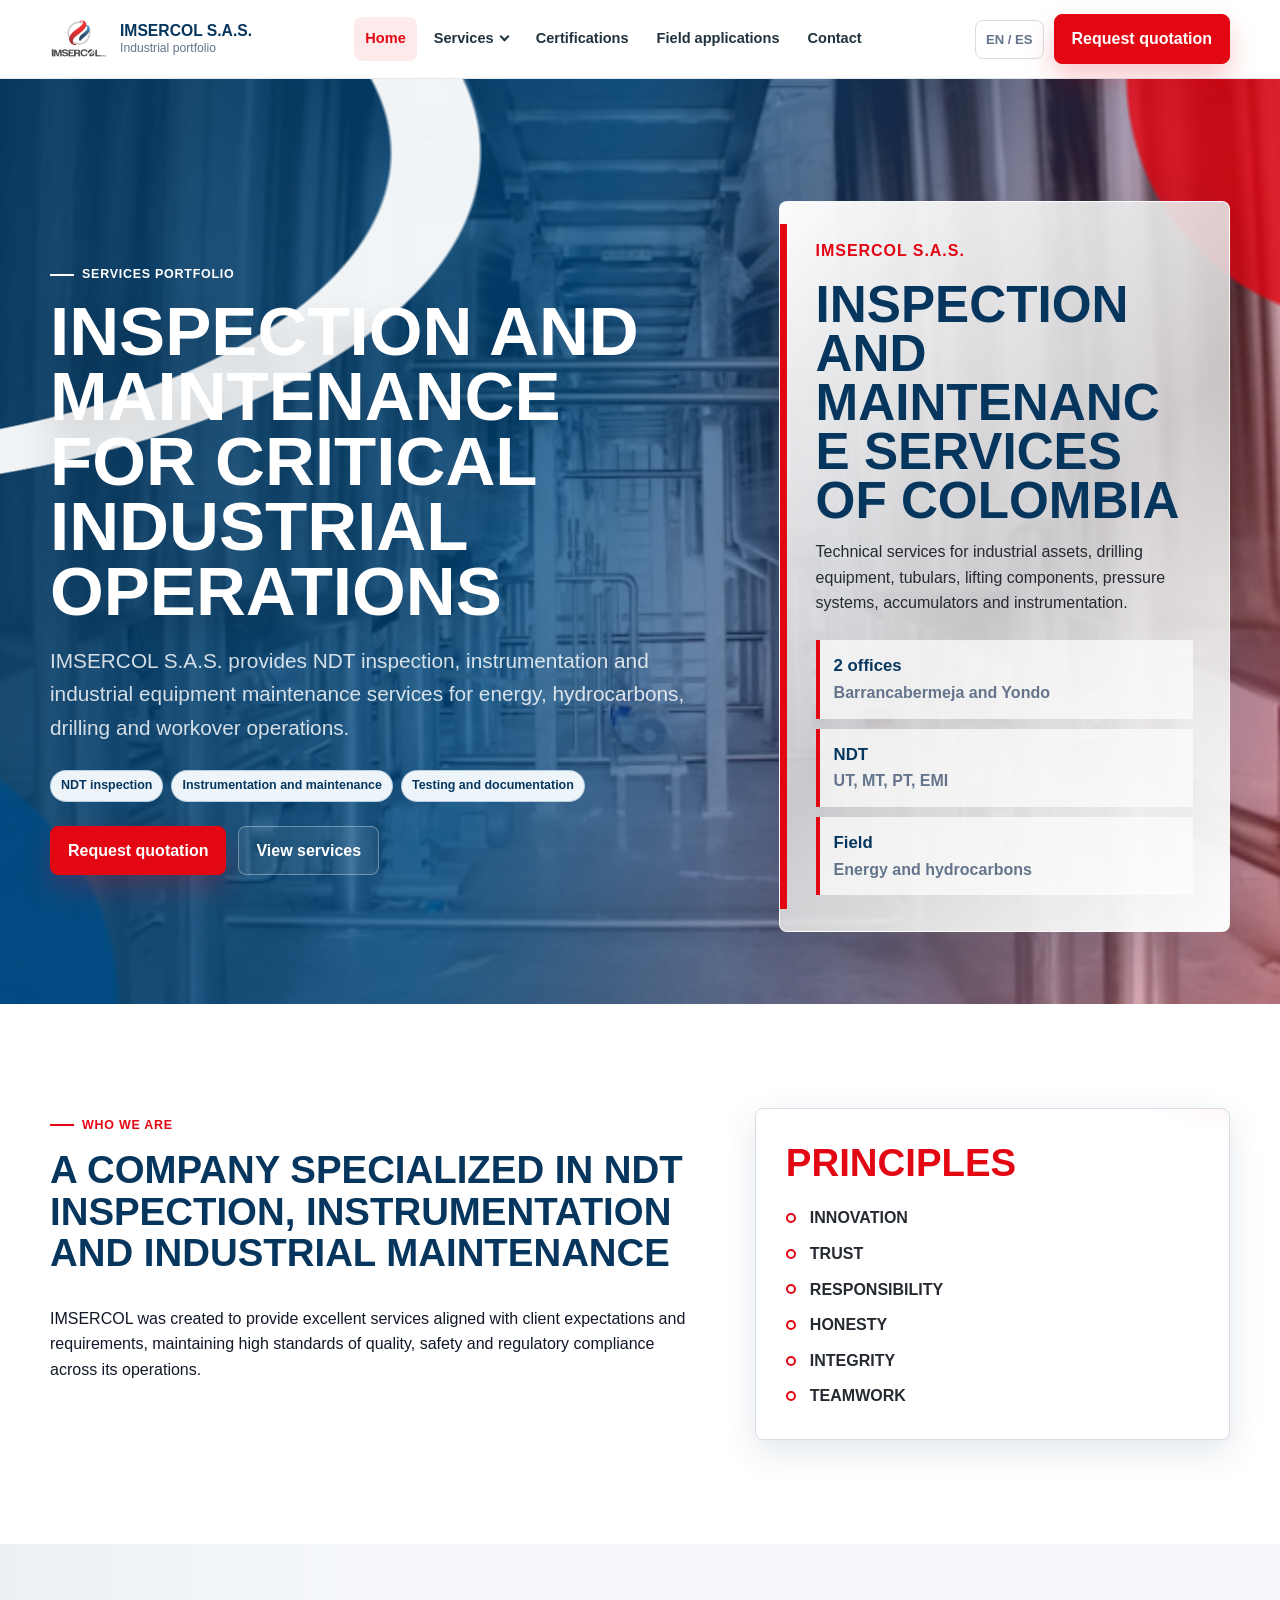
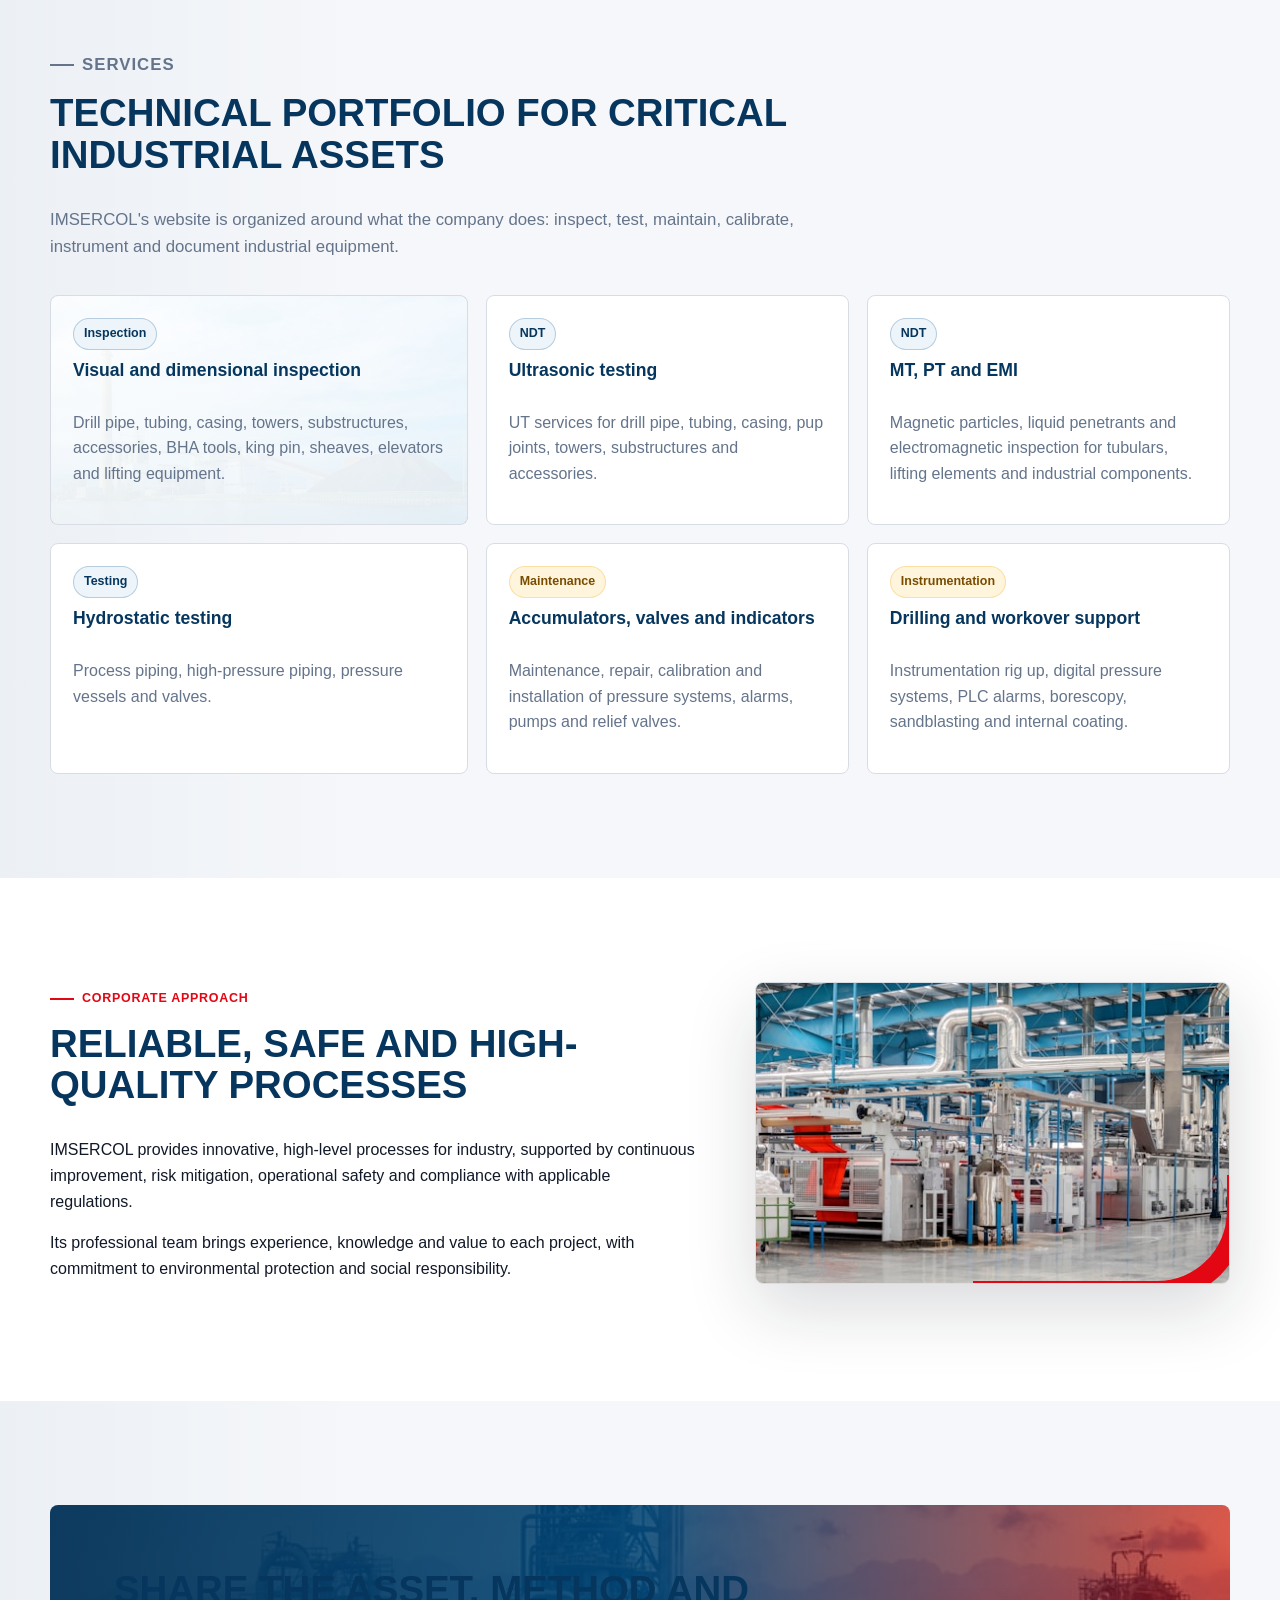
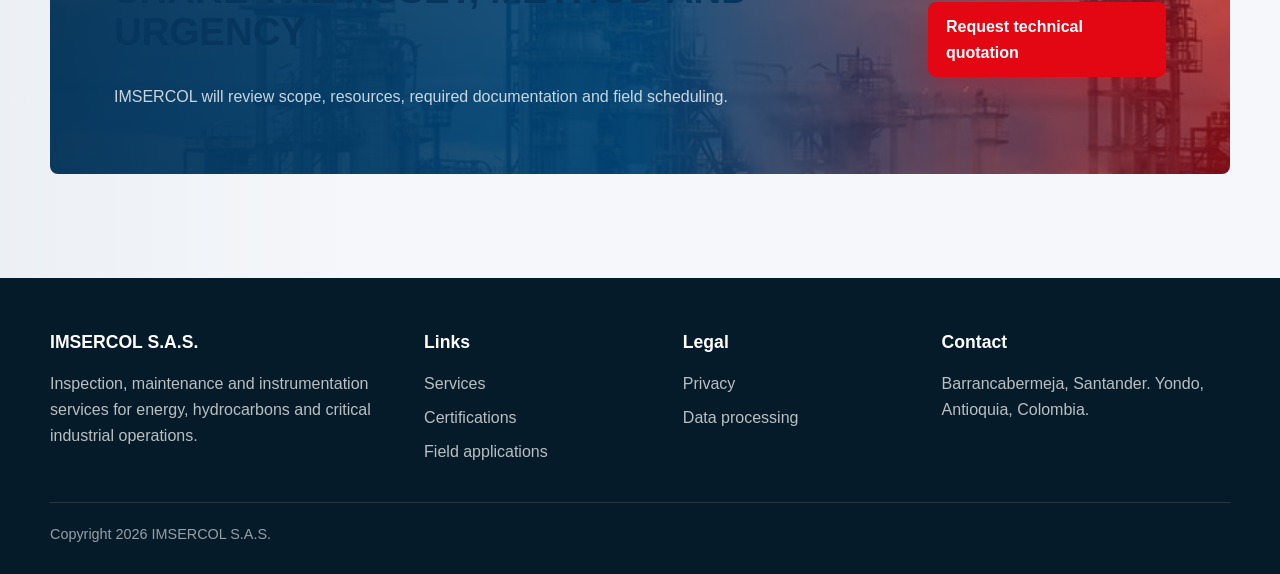
<file: en/index.html>
<!doctype html>
<html lang="en">
<head>
  <meta charset="utf-8">
  <meta name="viewport" content="width=device-width, initial-scale=1">
  <title>IMSERCOL S.A.S. | Industrial services portfolio</title>
  <meta name="description" content="IMSERCOL S.A.S. industrial services portfolio: NDT inspection, maintenance, instrumentation, testing and technical support for energy, hydrocarbons and critical assets.">
  <link rel="canonical" href="index.html">
  <meta property="og:title" content="IMSERCOL S.A.S. | Industrial services portfolio">
  <meta property="og:description" content="Inspection, maintenance and instrumentation services for critical industrial assets.">
  <meta property="og:type" content="website">
  <meta property="og:image" content="../assets/img/020_servicios-industriales_galeria_Tanques_y_tuberia_industrial.jpg">
  <link rel="stylesheet" href="../css/styles.css">
</head>
<body>
  <header class="site-header"><div class="container nav-shell"><a class="brand" href="index.html" aria-label="IMSERCOL home"><img src="../assets/img/001_home_logo_IMSERCOLSAS_logo.jpg" alt="IMSERCOL S.A.S. logo"><span><strong>IMSERCOL S.A.S.</strong><span>Industrial portfolio</span></span></a><nav class="nav-menu" data-nav-menu aria-label="Main navigation"><a href="index.html" aria-current="page">Home</a><a href="../servicios.html">Services</a><a href="../acreditacion-onac.html">Certifications</a><a href="../proyectos.html">Field applications</a><a href="../contacto.html">Contact</a></nav><div class="nav-actions"><a class="lang-switch" href="../index.html">EN / ES</a><a class="btn btn-primary" href="../contacto.html">Request quotation</a><button class="nav-toggle" type="button" aria-label="Open menu" aria-expanded="false" data-nav-toggle><span></span></button></div></div></header>

  <main>
    <section class="hero hero--portfolio" style="--hero-image: url('../assets/img/020_servicios-industriales_galeria_Tanques_y_tuberia_industrial.jpg')">
      <div class="container hero__grid">
        <div class="hero-copy">
          <p class="eyebrow">Services portfolio</p>
          <h1 class="hero-title">Inspection and maintenance for critical industrial operations</h1>
          <p class="lead">IMSERCOL S.A.S. provides NDT inspection, instrumentation and industrial equipment maintenance services for energy, hydrocarbons, drilling and workover operations.</p>
          <div class="badge-list"><span class="badge">NDT inspection</span><span class="badge">Instrumentation and maintenance</span><span class="badge">Testing and documentation</span></div>
          <div class="hero__actions"><a class="btn btn-primary" href="../contacto.html">Request quotation</a><a class="btn btn-ghost" href="../servicios.html">View services</a></div>
        </div>
        <aside class="portfolio-panel">
          <span class="panel-kicker">IMSERCOL S.A.S.</span>
          <h2>Inspection and Maintenance Services of Colombia</h2>
          <p>Technical services for industrial assets, drilling equipment, tubulars, lifting components, pressure systems, accumulators and instrumentation.</p>
          <div class="portfolio-stats">
            <span><strong>2 offices</strong>Barrancabermeja and Yondo</span>
            <span><strong>NDT</strong>UT, MT, PT, EMI</span>
            <span><strong>Field</strong>Energy and hydrocarbons</span>
          </div>
        </aside>
      </div>
    </section>

    <section class="section section--white">
      <div class="container split">
        <div>
          <p class="eyebrow">Who we are</p>
          <h2>A company specialized in NDT inspection, instrumentation and industrial maintenance</h2>
          <p>IMSERCOL was created to provide excellent services aligned with client expectations and requirements, maintaining high standards of quality, safety and regulatory compliance across its operations.</p>
        </div>
        <div class="principles-list" aria-label="IMSERCOL principles">
          <h3>Principles</h3>
          <span>Innovation</span>
          <span>Trust</span>
          <span>Responsibility</span>
          <span>Honesty</span>
          <span>Integrity</span>
          <span>Teamwork</span>
        </div>
      </div>
    </section>

    <section class="section">
      <div class="container">
        <div class="section-header"><p class="eyebrow">Services</p><h2>Technical portfolio for critical industrial assets</h2><p>IMSERCOL's website is organized around what the company does: inspect, test, maintain, calibrate, instrument and document industrial equipment.</p></div>
        <div class="portfolio-service-grid">
          <article class="service-card service-card--featured"><span class="badge">Inspection</span><h3>Visual and dimensional inspection</h3><p>Drill pipe, tubing, casing, towers, substructures, accessories, BHA tools, king pin, sheaves, elevators and lifting equipment.</p></article>
          <article class="service-card"><span class="badge">NDT</span><h3>Ultrasonic testing</h3><p>UT services for drill pipe, tubing, casing, pup joints, towers, substructures and accessories.</p></article>
          <article class="service-card"><span class="badge">NDT</span><h3>MT, PT and EMI</h3><p>Magnetic particles, liquid penetrants and electromagnetic inspection for tubulars, lifting elements and industrial components.</p></article>
          <article class="service-card"><span class="badge">Testing</span><h3>Hydrostatic testing</h3><p>Process piping, high-pressure piping, pressure vessels and valves.</p></article>
          <article class="service-card"><span class="badge badge-warning">Maintenance</span><h3>Accumulators, valves and indicators</h3><p>Maintenance, repair, calibration and installation of pressure systems, alarms, pumps and relief valves.</p></article>
          <article class="service-card"><span class="badge badge-warning">Instrumentation</span><h3>Drilling and workover support</h3><p>Instrumentation rig up, digital pressure systems, PLC alarms, borescopy, sandblasting and internal coating.</p></article>
        </div>
      </div>
    </section>

    <section class="section section--white">
      <div class="container split">
        <div>
          <p class="eyebrow">Corporate approach</p>
          <h2>Reliable, safe and high-quality processes</h2>
          <p>IMSERCOL provides innovative, high-level processes for industry, supported by continuous improvement, risk mitigation, operational safety and compliance with applicable regulations.</p>
          <p>Its professional team brings experience, knowledge and value to each project, with commitment to environmental protection and social responsibility.</p>
        </div>
        <div class="media-frame media-frame--curve"><img src="../assets/img/014_servicios-industriales_header_Instalacion_industrial_textil_fabrica.jpg" alt="Industrial facility"></div>
      </div>
    </section>

    <section class="section">
      <div class="container"><div class="cta-band"><div><h2>Share the asset, method and urgency</h2><p>IMSERCOL will review scope, resources, required documentation and field scheduling.</p></div><a class="btn btn-primary" href="../contacto.html">Request technical quotation</a></div></div>
    </section>
  </main>

  <footer class="site-footer"><div class="container footer-grid"><div><h3>IMSERCOL S.A.S.</h3><p>Inspection, maintenance and instrumentation services for energy, hydrocarbons and critical industrial operations.</p></div><div><h3>Links</h3><div class="footer-links"><a href="../servicios.html">Services</a><a href="../acreditacion-onac.html">Certifications</a><a href="../proyectos.html">Field applications</a></div></div><div><h3>Legal</h3><div class="footer-links"><a href="../legal/privacidad.html">Privacy</a><a href="../legal/tratamiento-datos.html">Data processing</a></div></div><div><h3>Contact</h3><p>Barrancabermeja, Santander. Yondo, Antioquia, Colombia.</p></div></div><div class="container footer-bottom">Copyright 2026 IMSERCOL S.A.S.</div></footer>
  <button class="back-top" type="button" aria-label="Back to top" data-back-top>^</button>
  <script src="../js/data.js"></script><script src="../js/main.js"></script>
</body>
</html>
</file>
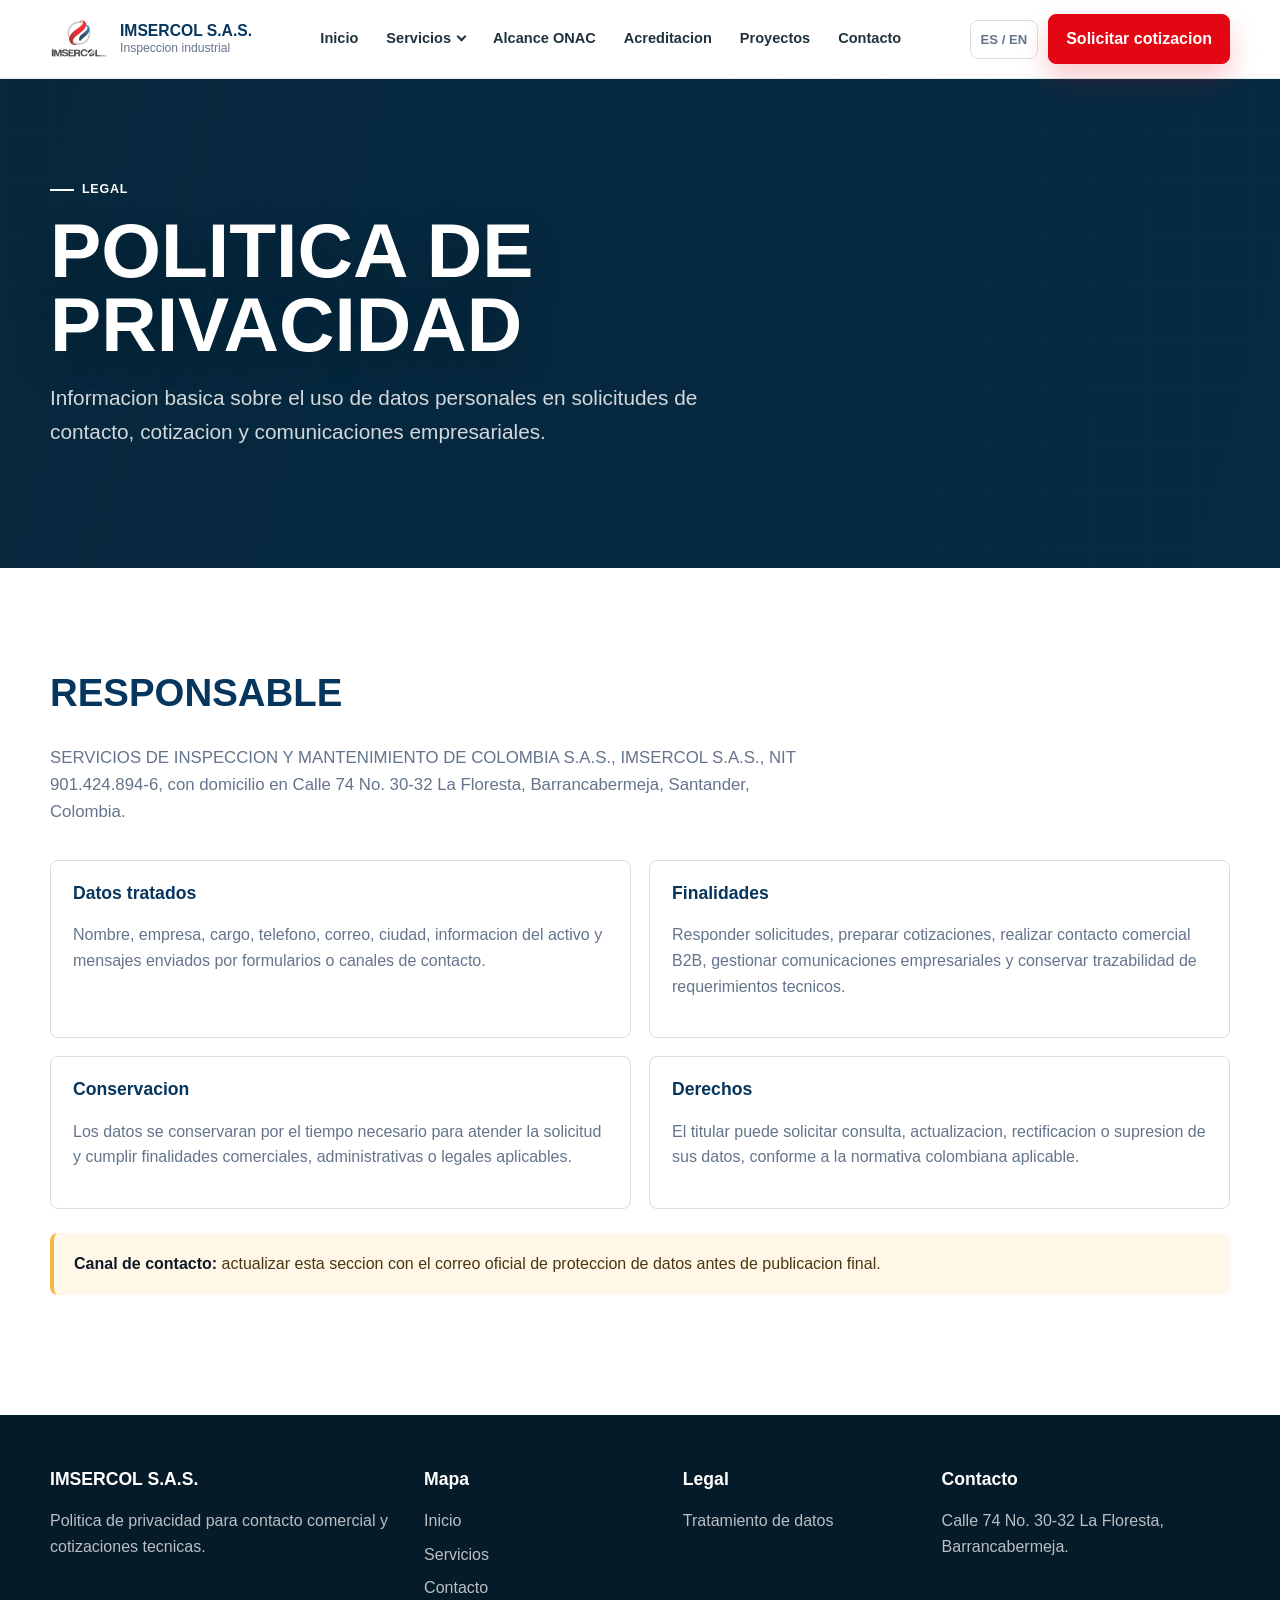
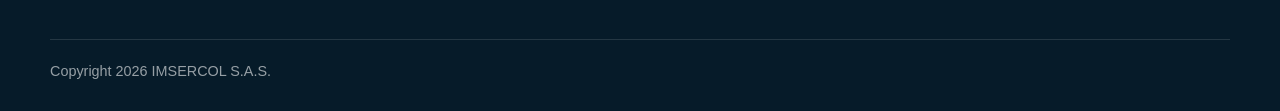
<file: legal/privacidad.html>
<!doctype html>
<html lang="es">
<head>
  <meta charset="utf-8">
  <meta name="viewport" content="width=device-width, initial-scale=1">
  <title>Politica de privacidad | IMSERCOL S.A.S.</title>
  <meta name="description" content="Politica basica de privacidad de IMSERCOL S.A.S. para solicitudes de contacto y cotizaciones tecnicas.">
  <link rel="canonical" href="privacidad.html">
  <link rel="stylesheet" href="../css/styles.css">
</head>
<body>
  <header class="site-header"><div class="container nav-shell"><a class="brand" href="../index.html" aria-label="Inicio IMSERCOL"><img src="../assets/img/001_home_logo_IMSERCOLSAS_logo.jpg" alt="Logo IMSERCOL S.A.S."><span><strong>IMSERCOL S.A.S.</strong><span>Inspeccion industrial</span></span></a><nav class="nav-menu" data-nav-menu aria-label="Navegacion principal"><a href="../index.html">Inicio</a><a href="../servicios.html">Servicios</a><a href="../alcance-acreditado.html">Alcance ONAC</a><a href="../acreditacion-onac.html">Acreditacion</a><a href="../proyectos.html">Proyectos</a><a href="../contacto.html">Contacto</a></nav><div class="nav-actions"><a class="lang-switch" href="../en/index.html">ES / EN</a><a class="btn btn-primary" href="../contacto.html">Solicitar cotizacion</a><button class="nav-toggle" type="button" aria-label="Abrir menu" aria-expanded="false" data-nav-toggle><span></span></button></div></div></header>
  <main>
    <section class="hero hero--compact hero--plain"><div class="container hero__grid"><div><p class="eyebrow">Legal</p><h1>Politica de privacidad</h1><p class="lead">Informacion basica sobre el uso de datos personales en solicitudes de contacto, cotizacion y comunicaciones empresariales.</p></div></div></section>
    <section class="section section--white"><div class="container"><div class="section-header"><h2>Responsable</h2><p>SERVICIOS DE INSPECCION Y MANTENIMIENTO DE COLOMBIA S.A.S., IMSERCOL S.A.S., NIT 901.424.894-6, con domicilio en Calle 74 No. 30-32 La Floresta, Barrancabermeja, Santander, Colombia.</p></div><div class="grid grid-2"><article class="card"><h3>Datos tratados</h3><p>Nombre, empresa, cargo, telefono, correo, ciudad, informacion del activo y mensajes enviados por formularios o canales de contacto.</p></article><article class="card"><h3>Finalidades</h3><p>Responder solicitudes, preparar cotizaciones, realizar contacto comercial B2B, gestionar comunicaciones empresariales y conservar trazabilidad de requerimientos tecnicos.</p></article><article class="card"><h3>Conservacion</h3><p>Los datos se conservaran por el tiempo necesario para atender la solicitud y cumplir finalidades comerciales, administrativas o legales aplicables.</p></article><article class="card"><h3>Derechos</h3><p>El titular puede solicitar consulta, actualizacion, rectificacion o supresion de sus datos, conforme a la normativa colombiana aplicable.</p></article></div><p class="compliance-note" style="margin-top:24px"><strong>Canal de contacto:</strong> actualizar esta seccion con el correo oficial de proteccion de datos antes de publicacion final.</p></div></section>
  </main>
  <footer class="site-footer"><div class="container footer-grid"><div><h3>IMSERCOL S.A.S.</h3><p>Politica de privacidad para contacto comercial y cotizaciones tecnicas.</p></div><div><h3>Mapa</h3><div class="footer-links"><a href="../index.html">Inicio</a><a href="../servicios.html">Servicios</a><a href="../contacto.html">Contacto</a></div></div><div><h3>Legal</h3><div class="footer-links"><a href="tratamiento-datos.html">Tratamiento de datos</a></div></div><div><h3>Contacto</h3><p>Calle 74 No. 30-32 La Floresta, Barrancabermeja.</p></div></div><div class="container footer-bottom">Copyright 2026 IMSERCOL S.A.S.</div></footer>
  <button class="back-top" type="button" aria-label="Volver arriba" data-back-top>^</button>
  <script src="../js/data.js"></script><script src="../js/main.js"></script>
</body>
</html>
</file>
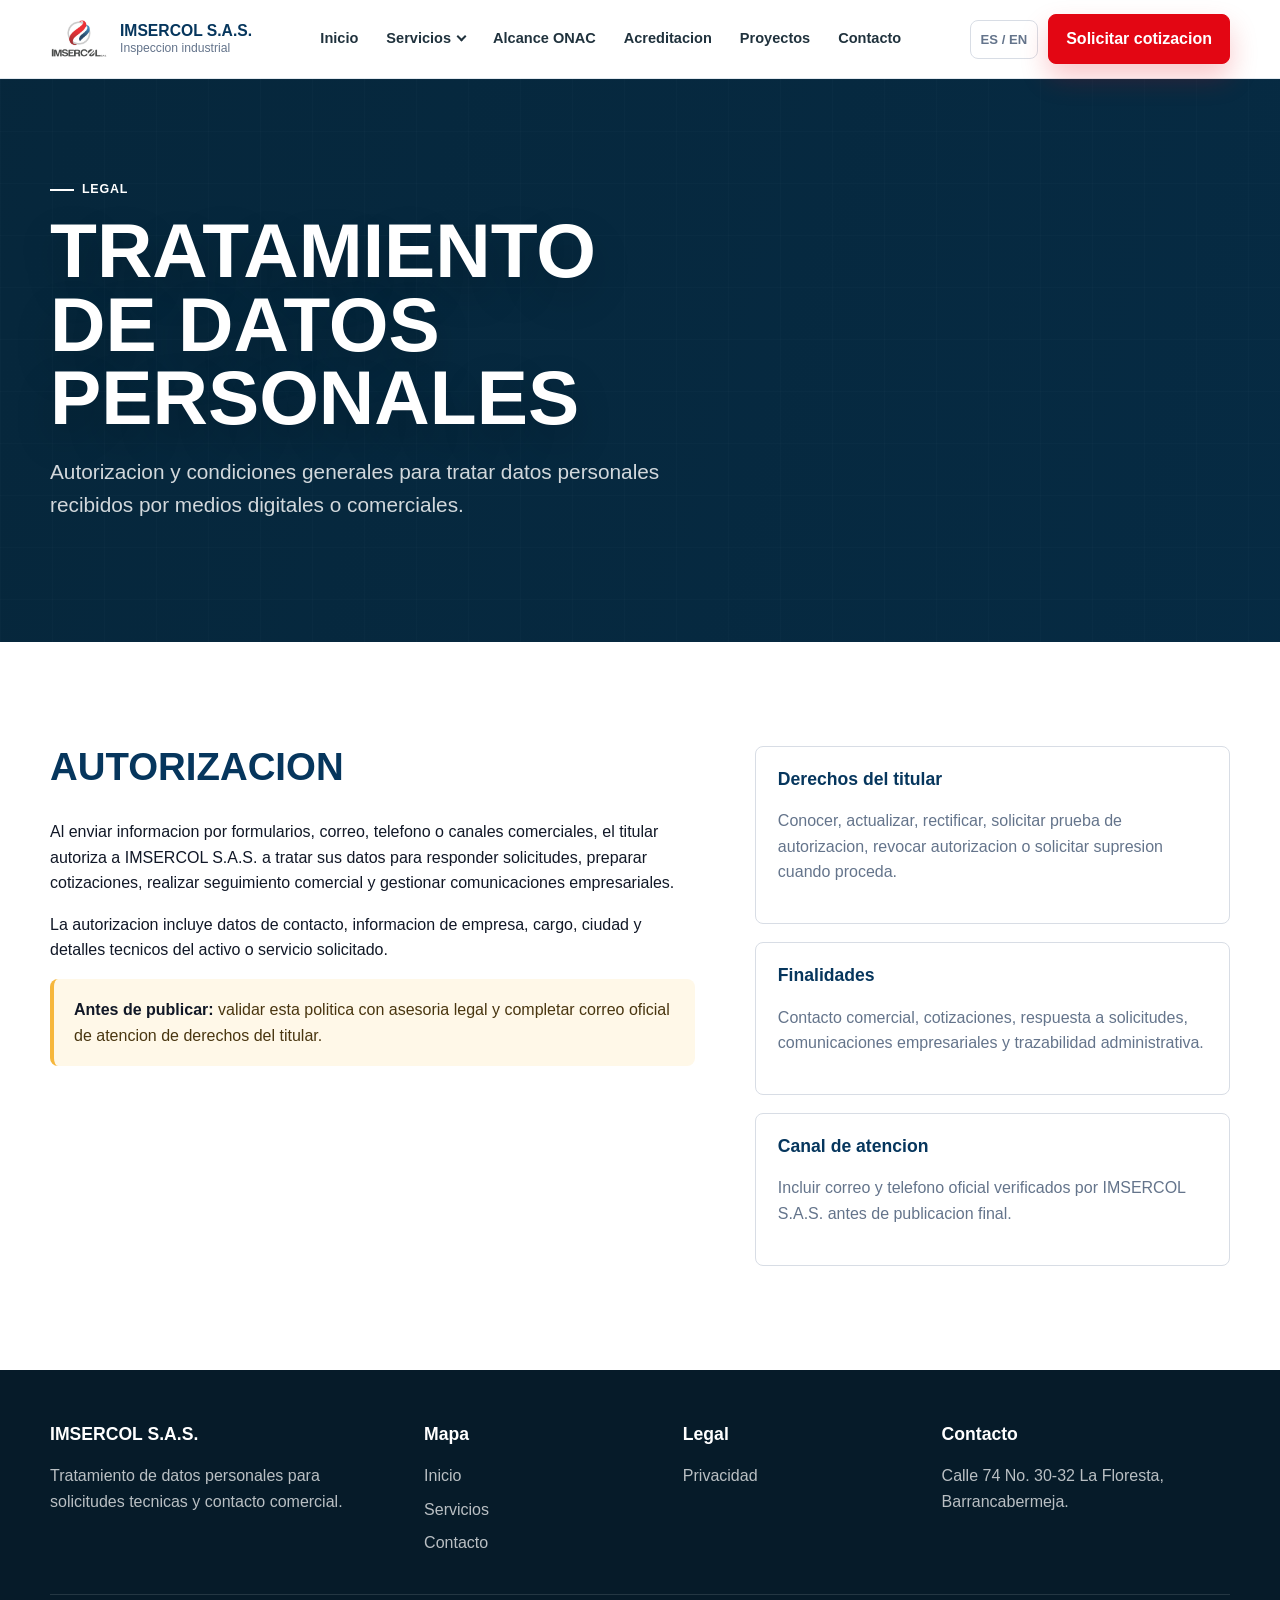
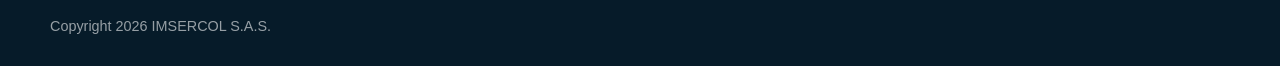
<file: legal/tratamiento-datos.html>
<!doctype html>
<html lang="es">
<head>
  <meta charset="utf-8">
  <meta name="viewport" content="width=device-width, initial-scale=1">
  <title>Tratamiento de datos personales | IMSERCOL S.A.S.</title>
  <meta name="description" content="Politica basica de tratamiento de datos personales de IMSERCOL S.A.S. para contacto, cotizaciones y comunicaciones empresariales.">
  <link rel="canonical" href="tratamiento-datos.html">
  <link rel="stylesheet" href="../css/styles.css">
</head>
<body>
  <header class="site-header"><div class="container nav-shell"><a class="brand" href="../index.html" aria-label="Inicio IMSERCOL"><img src="../assets/img/001_home_logo_IMSERCOLSAS_logo.jpg" alt="Logo IMSERCOL S.A.S."><span><strong>IMSERCOL S.A.S.</strong><span>Inspeccion industrial</span></span></a><nav class="nav-menu" data-nav-menu aria-label="Navegacion principal"><a href="../index.html">Inicio</a><a href="../servicios.html">Servicios</a><a href="../alcance-acreditado.html">Alcance ONAC</a><a href="../acreditacion-onac.html">Acreditacion</a><a href="../proyectos.html">Proyectos</a><a href="../contacto.html">Contacto</a></nav><div class="nav-actions"><a class="lang-switch" href="../en/index.html">ES / EN</a><a class="btn btn-primary" href="../contacto.html">Solicitar cotizacion</a><button class="nav-toggle" type="button" aria-label="Abrir menu" aria-expanded="false" data-nav-toggle><span></span></button></div></div></header>
  <main>
    <section class="hero hero--compact hero--plain"><div class="container hero__grid"><div><p class="eyebrow">Legal</p><h1>Tratamiento de datos personales</h1><p class="lead">Autorizacion y condiciones generales para tratar datos personales recibidos por medios digitales o comerciales.</p></div></div></section>
    <section class="section section--white"><div class="container split"><div><h2>Autorizacion</h2><p>Al enviar informacion por formularios, correo, telefono o canales comerciales, el titular autoriza a IMSERCOL S.A.S. a tratar sus datos para responder solicitudes, preparar cotizaciones, realizar seguimiento comercial y gestionar comunicaciones empresariales.</p><p>La autorizacion incluye datos de contacto, informacion de empresa, cargo, ciudad y detalles tecnicos del activo o servicio solicitado.</p><p class="compliance-note"><strong>Antes de publicar:</strong> validar esta politica con asesoria legal y completar correo oficial de atencion de derechos del titular.</p></div><div class="grid"><article class="card"><h3>Derechos del titular</h3><p>Conocer, actualizar, rectificar, solicitar prueba de autorizacion, revocar autorizacion o solicitar supresion cuando proceda.</p></article><article class="card"><h3>Finalidades</h3><p>Contacto comercial, cotizaciones, respuesta a solicitudes, comunicaciones empresariales y trazabilidad administrativa.</p></article><article class="card"><h3>Canal de atencion</h3><p>Incluir correo y telefono oficial verificados por IMSERCOL S.A.S. antes de publicacion final.</p></article></div></div></section>
  </main>
  <footer class="site-footer"><div class="container footer-grid"><div><h3>IMSERCOL S.A.S.</h3><p>Tratamiento de datos personales para solicitudes tecnicas y contacto comercial.</p></div><div><h3>Mapa</h3><div class="footer-links"><a href="../index.html">Inicio</a><a href="../servicios.html">Servicios</a><a href="../contacto.html">Contacto</a></div></div><div><h3>Legal</h3><div class="footer-links"><a href="privacidad.html">Privacidad</a></div></div><div><h3>Contacto</h3><p>Calle 74 No. 30-32 La Floresta, Barrancabermeja.</p></div></div><div class="container footer-bottom">Copyright 2026 IMSERCOL S.A.S.</div></footer>
  <button class="back-top" type="button" aria-label="Volver arriba" data-back-top>^</button>
  <script src="../js/data.js"></script><script src="../js/main.js"></script>
</body>
</html>
</file>
<file: css/styles.css>
:root {
  --font-main: Arial, Helvetica, sans-serif;
  --font-display: Impact, "Arial Black", "Arial Narrow", Arial, Helvetica, sans-serif;
  --color-primary: #073b63;
  --color-primary-2: #005b94;
  --color-accent: #e30613;
  --color-warning: #f6b73c;
  --color-bg: #f5f7fa;
  --color-text: #111827;
  --color-muted: #64748b;
  --radius-sm: 8px;
  --radius-md: 14px;
  --radius-lg: 24px;
  --shadow-soft: 0 12px 35px rgba(7, 59, 99, .12);
  --ink: #111827;
  --petrol: #073b63;
  --petrol-2: #005b94;
  --cyan: #e30613;
  --red: #e30613;
  --red-dark: #a90016;
  --blue: #004b83;
  --blue-dark: #06365d;
  --metal: #d8d8d8;
  --steel: #252a31;
  --muted: #64748b;
  --line: #d8dde5;
  --paper: #f5f7fa;
  --white: #ffffff;
  --warning: #f6b73c;
  --ok: #1fa97a;
  --shadow: 0 24px 70px rgba(17, 24, 39, .16);
  --radius: 8px;
  --max: 1180px;
  --header: 78px;
  --ease: cubic-bezier(.2, .8, .2, 1);
  color-scheme: light;
}

*,
*::before,
*::after {
  box-sizing: border-box;
  min-width: 0;
}

html {
  scroll-behavior: smooth;
}

body {
  margin: 0;
  font-family: var(--font-main);
  color: var(--ink);
  background: var(--paper);
  line-height: 1.6;
  overflow-x: hidden;
}

button,
input,
select,
textarea {
  font: inherit;
}

img {
  display: block;
  max-width: 100%;
}

a {
  color: inherit;
  text-decoration: none;
}

button {
  cursor: pointer;
}

:focus-visible {
  outline: 3px solid rgba(40, 184, 216, .65);
  outline-offset: 3px;
}

.container {
  width: calc(100% - 40px);
  max-width: var(--max);
  margin-inline: auto;
}

.site-header {
  position: sticky;
  top: 0;
  z-index: 40;
  background: rgba(248, 250, 252, .94);
  backdrop-filter: blur(14px);
  border-bottom: 1px solid rgba(217, 226, 234, .75);
  transition: box-shadow .25s var(--ease), background .25s var(--ease);
}

.topbar {
  background: #061b29;
  color: rgba(255, 255, 255, .78);
  font-size: .78rem;
  font-weight: 800;
  letter-spacing: .02em;
}

.topbar__inner {
  min-height: 34px;
  display: flex;
  align-items: center;
  justify-content: space-between;
  gap: 18px;
}

.topbar__meta {
  display: flex;
  flex-wrap: wrap;
  align-items: center;
  gap: 18px;
}

.topbar a {
  color: var(--white);
  text-decoration: underline;
  text-underline-offset: 4px;
}

.site-header.is-scrolled {
  box-shadow: 0 12px 34px rgba(8, 26, 36, .12);
}

.nav-shell {
  min-height: var(--header);
  display: grid;
  grid-template-columns: auto minmax(0, 1fr) auto;
  align-items: center;
  gap: 20px;
}

.brand {
  display: inline-flex;
  align-items: center;
  gap: 12px;
  min-width: 190px;
}

.brand img {
  width: 58px;
  height: 42px;
  object-fit: contain;
  mix-blend-mode: multiply;
}

.brand strong {
  display: block;
  font-size: .98rem;
  letter-spacing: 0;
  color: var(--petrol);
}

.brand span {
  display: block;
  color: var(--muted);
  font-size: .76rem;
  line-height: 1.2;
}

.nav-menu {
  display: flex;
  align-items: center;
  justify-self: center;
  gap: 6px;
}

.nav-menu a {
  color: #20323d;
  font-weight: 700;
  font-size: .91rem;
  padding: 10px 11px;
  border-radius: var(--radius);
}

.nav-menu a:hover,
.nav-menu a[aria-current="page"] {
  color: var(--petrol-2);
  background: #eaf5f8;
}

.nav-menu a.nav-link--mega {
  display: inline-flex;
  align-items: center;
  gap: 7px;
}

.nav-menu a.nav-link--mega::after {
  content: "";
  width: 7px;
  height: 7px;
  margin-top: -4px;
  border-right: 2px solid currentColor;
  border-bottom: 2px solid currentColor;
  transform: rotate(45deg);
  transition: transform .2s var(--ease), margin .2s var(--ease);
}

.site-header.mega-open .nav-menu a.nav-link--mega[aria-expanded="true"]::after {
  margin-top: 3px;
  transform: rotate(225deg);
}

.mega-panel {
  position: absolute;
  left: 0;
  right: 0;
  top: 100%;
  z-index: 38;
  opacity: 0;
  visibility: hidden;
  pointer-events: none;
  transform: translateY(-8px);
  transition: opacity .22s var(--ease), transform .22s var(--ease), visibility .22s var(--ease);
}

.site-header.mega-open .mega-panel {
  opacity: 1;
  visibility: visible;
  pointer-events: auto;
  transform: translateY(0);
}

.mega-panel__inner {
  display: grid;
  grid-template-columns: .84fr .9fr 1.32fr;
  gap: 28px;
  padding: 22px;
  max-height: calc(100vh - 118px);
  overflow-y: auto;
  border: 1px solid rgba(217, 226, 234, .9);
  border-top: 0;
  border-radius: 0 0 var(--radius) var(--radius);
  background: rgba(248, 250, 252, .98);
  box-shadow: 0 26px 70px rgba(8, 26, 36, .18);
  backdrop-filter: blur(18px);
}

.mega-panel__inner--portfolio {
  grid-template-columns: minmax(250px, .78fr) minmax(430px, 1.35fr) minmax(260px, .82fr);
  gap: 18px;
  padding: 18px;
  background:
    linear-gradient(180deg, rgba(255, 255, 255, .98), rgba(245, 247, 250, .98));
}

.mega-panel__intro {
  padding: 22px;
  border-radius: var(--radius);
  color: var(--white);
  background:
    linear-gradient(130deg, rgba(6, 38, 58, .96), rgba(11, 93, 122, .88)),
    url("../assets/img/020_servicios-industriales_galeria_Tanques_y_tuberia_industrial.jpg") center / cover no-repeat;
}

.mega-panel__intro .eyebrow {
  color: var(--cyan);
}

.mega-panel__intro h3 {
  margin-bottom: 10px;
  font-size: 1.55rem;
}

.mega-panel__intro p {
  color: rgba(255, 255, 255, .78);
}

.mega-panel__actions {
  display: flex;
  flex-wrap: wrap;
  gap: 10px;
  margin-top: 18px;
}

.mega-kpis {
  display: grid;
  grid-template-columns: 1fr 1fr;
  gap: 10px;
  margin: 18px 0;
}

.mega-kpis span {
  display: block;
  padding: 12px;
  border: 1px solid rgba(255, 255, 255, .18);
  border-radius: var(--radius);
  background: rgba(255, 255, 255, .08);
  color: rgba(255, 255, 255, .72);
  font-size: .76rem;
  font-weight: 800;
}

.mega-kpis strong {
  display: block;
  color: var(--white);
  font-size: .98rem;
}

.mega-panel__decision {
  padding: 18px;
  border: 1px solid var(--line);
  border-radius: var(--radius);
  background: var(--white);
}

.mega-panel__services,
.mega-panel__support {
  min-width: 0;
}

.mega-panel__services {
  padding: 18px;
  border: 1px solid var(--line);
  border-radius: var(--radius);
  background: var(--white);
}

.mega-panel__services h4,
.mega-quote-note h4 {
  margin: 0 0 12px;
  color: var(--blue-dark);
  font-size: .78rem;
  font-weight: 900;
  text-transform: uppercase;
  letter-spacing: .08em;
}

.mega-service-grid {
  display: grid;
  grid-template-columns: repeat(2, minmax(0, 1fr));
  gap: 10px;
}

.mega-service-grid a {
  display: block;
  min-height: 112px;
  padding: 14px;
  border: 1px solid var(--line);
  border-radius: var(--radius);
  background: var(--paper);
  transition: border-color .18s var(--ease), background .18s var(--ease), transform .18s var(--ease);
}

.mega-service-grid a:hover,
.mega-service-grid a:focus-visible {
  border-color: rgba(227, 6, 19, .36);
  background: #fff;
  transform: translateY(-1px);
}

.mega-service-grid strong {
  display: block;
  color: var(--blue-dark);
  font-size: .96rem;
  line-height: 1.18;
}

.mega-service-grid span {
  display: block;
  margin-top: 6px;
  color: var(--muted);
  font-size: .82rem;
  line-height: 1.35;
}

.mega-panel__support {
  display: grid;
  gap: 12px;
}

.mega-quote-note {
  padding: 16px;
  border: 1px solid rgba(227, 6, 19, .18);
  border-radius: var(--radius);
  background: #fff7f7;
}

.mega-quote-note span {
  position: relative;
  display: block;
  padding: 9px 0 9px 18px;
  border-bottom: 1px solid rgba(227, 6, 19, .12);
  color: var(--steel);
  font-size: .86rem;
  font-weight: 800;
}

.mega-quote-note span:last-child {
  border-bottom: 0;
}

.mega-quote-note span::before {
  content: "";
  position: absolute;
  left: 0;
  top: 1.05em;
  width: 7px;
  height: 7px;
  border-radius: 50%;
  background: var(--red);
}

.mega-panel__decision h4 {
  margin: 0 0 12px;
  color: var(--petrol);
  font-size: .82rem;
  text-transform: uppercase;
  letter-spacing: .08em;
}

.mega-panel__decision a {
  display: block;
  padding: 13px 0;
  border-bottom: 1px solid var(--line);
}

.mega-panel__decision a:last-child {
  border-bottom: 0;
}

.mega-panel__decision strong,
.mega-panel__decision span {
  display: block;
}

.mega-panel__decision strong {
  color: var(--steel);
  font-size: .98rem;
}

.mega-panel__decision span {
  color: var(--muted);
  font-size: .86rem;
  margin-top: 3px;
}

.mega-panel__cols {
  display: grid;
  grid-template-columns: repeat(3, minmax(0, 1fr));
  gap: 18px;
}

.mega-panel__cols h4,
.mobile-nav-group h4 {
  margin: 0 0 10px;
  color: var(--petrol);
  font-size: .8rem;
  text-transform: uppercase;
  letter-spacing: .08em;
}

.mega-panel__cols a {
  display: block;
  padding: 10px 0;
  border-bottom: 1px solid var(--line);
  color: var(--steel);
  font-weight: 750;
}

.mega-panel__cols a:hover {
  color: var(--petrol-2);
}

.mobile-nav-panel {
  display: none;
}

.mobile-nav-close {
  display: none;
}

.mobile-nav-credential {
  display: grid;
  gap: 3px;
  padding: 14px;
  border: 1px solid rgba(40, 184, 216, .26);
  border-radius: var(--radius);
  background: #eaf8fb;
  color: var(--petrol);
}

.mobile-nav-credential strong {
  font-size: .95rem;
}

.mobile-nav-credential span {
  color: var(--muted);
  font-size: .84rem;
}

.nav-actions {
  display: flex;
  align-items: center;
  justify-self: end;
  gap: 10px;
}

.lang-switch {
  display: inline-flex;
  align-items: center;
  gap: 4px;
  font-weight: 800;
  color: var(--muted);
  font-size: .82rem;
  padding: 8px 10px;
  border: 1px solid var(--line);
  border-radius: var(--radius);
  background: var(--white);
}

.nav-toggle {
  display: none;
  width: 44px;
  height: 44px;
  border: 1px solid var(--line);
  border-radius: var(--radius);
  background: var(--white);
  align-items: center;
  justify-content: center;
  z-index: 61;
}

.nav-toggle span,
.nav-toggle span::before,
.nav-toggle span::after {
  content: "";
  display: block;
  width: 20px;
  height: 2px;
  background: var(--petrol);
  border-radius: 2px;
  position: relative;
}

.nav-toggle span::before {
  position: absolute;
  top: -7px;
}

.nav-toggle span::after {
  position: absolute;
  top: 7px;
}

.nav-toggle[aria-expanded="true"] span {
  background: transparent;
}

.nav-toggle[aria-expanded="true"] {
  color: var(--white);
  background: var(--petrol);
  border-color: var(--petrol);
}

.nav-toggle[aria-expanded="true"] span::before {
  top: 0;
  transform: rotate(45deg);
  background: currentColor;
}

.nav-toggle[aria-expanded="true"] span::after {
  top: 0;
  transform: rotate(-45deg);
  background: currentColor;
}

.btn {
  display: inline-flex;
  align-items: center;
  justify-content: center;
  gap: 8px;
  min-height: 44px;
  padding: 11px 17px;
  border-radius: var(--radius);
  border: 1px solid transparent;
  font-weight: 800;
  transition: transform .2s var(--ease), box-shadow .2s var(--ease), background .2s var(--ease);
}

.btn:hover {
  transform: translateY(-1px);
}

.btn-primary {
  color: var(--white);
  background: var(--petrol-2);
  box-shadow: 0 12px 26px rgba(11, 93, 122, .25);
}

.btn-primary:hover {
  background: #084b63;
}

.btn-secondary {
  color: var(--petrol);
  background: var(--white);
  border-color: var(--line);
}

.btn-ghost {
  color: var(--white);
  border-color: rgba(255, 255, 255, .32);
  background: rgba(255, 255, 255, .08);
}

.hero {
  position: relative;
  overflow: hidden;
  color: var(--white);
  background: var(--petrol);
}

.hero::before {
  content: "";
  position: absolute;
  inset: 0;
  background:
    linear-gradient(105deg, rgba(6, 38, 58, .95), rgba(6, 38, 58, .74) 46%, rgba(6, 38, 58, .32)),
    var(--hero-image, none) center / cover no-repeat;
}

.hero::after {
  content: "";
  position: absolute;
  inset: 0;
  opacity: .2;
  background-image:
    linear-gradient(rgba(255,255,255,.08) 1px, transparent 1px),
    linear-gradient(90deg, rgba(255,255,255,.08) 1px, transparent 1px);
  background-size: 52px 52px;
  pointer-events: none;
}

.hero--plain::before {
  background:
    linear-gradient(105deg, rgba(6, 38, 58, .96), rgba(6, 38, 58, .78)),
    var(--hero-image, none) center / cover no-repeat;
}

.hero--corporate {
  overflow: visible;
  background:
    radial-gradient(circle at 78% 18%, rgba(40, 184, 216, .22), transparent 28%),
    linear-gradient(135deg, #061b29 0%, #06263a 48%, #081a24 100%);
}

.hero--corporate::before {
  background:
    linear-gradient(90deg, rgba(246, 183, 60, .18) 0 1px, transparent 1px 100%),
    linear-gradient(0deg, rgba(255, 255, 255, .05) 0 1px, transparent 1px 100%);
  background-size: 84px 84px;
  opacity: .5;
}

.hero--corporate::after {
  opacity: .16;
  background-image:
    linear-gradient(120deg, transparent 0 42%, rgba(40, 184, 216, .22) 42% 43%, transparent 43% 100%),
    linear-gradient(rgba(255,255,255,.08) 1px, transparent 1px);
  background-size: 360px 360px, 56px 56px;
}

.hero__grid {
  position: relative;
  z-index: 1;
  min-height: 690px;
  display: grid;
  grid-template-columns: minmax(0, 1.06fr) minmax(320px, .72fr);
  align-items: center;
  gap: clamp(28px, 5vw, 64px);
  padding: clamp(74px, 11vw, 122px) 0 clamp(44px, 8vw, 72px);
}

.hero--corporate .hero__grid {
  min-height: 720px;
  grid-template-columns: minmax(0, .95fr) minmax(360px, .86fr);
  padding-block: clamp(58px, 8vw, 92px);
}

.hero__grid > *,
.split > *,
.doc-grid > * {
  min-width: 0;
}

.hero--compact .hero__grid {
  min-height: 430px;
  grid-template-columns: 1fr .64fr;
  padding-block: clamp(58px, 8vw, 94px);
}

.eyebrow {
  display: inline-flex;
  align-items: center;
  gap: 8px;
  margin: 0 0 14px;
  color: var(--cyan);
  text-transform: uppercase;
  letter-spacing: .06em;
  font-size: .78rem;
  font-weight: 900;
}

.eyebrow::before {
  content: "";
  width: 24px;
  height: 2px;
  background: currentColor;
}

h1,
h2,
h3,
p {
  margin-top: 0;
  overflow-wrap: break-word;
}

h1 {
  max-width: 840px;
  margin-bottom: 20px;
  font-size: clamp(2.25rem, 6vw, 5rem);
  line-height: .96;
  letter-spacing: 0;
  text-wrap: balance;
}

h2 {
  font-size: clamp(1.75rem, 3vw, 2.8rem);
  line-height: 1.08;
  letter-spacing: 0;
}

h3 {
  font-size: 1.1rem;
  line-height: 1.25;
}

.lead {
  max-width: 720px;
  color: rgba(255, 255, 255, .82);
  font-size: clamp(1.05rem, 1.8vw, 1.3rem);
  margin-bottom: 26px;
}

.hero__actions {
  display: flex;
  flex-wrap: wrap;
  gap: 12px;
  margin-top: 24px;
}

.hero-panel,
.onac-panel,
.info-panel {
  background: rgba(255, 255, 255, .95);
  color: var(--ink);
  border: 1px solid rgba(255, 255, 255, .8);
  border-radius: var(--radius);
  box-shadow: var(--shadow);
  padding: clamp(20px, 3vw, 30px);
  min-width: 0;
}

.hero-panel {
  align-self: end;
}

.hero-copy {
  max-width: 760px;
}

.hero-title {
  max-width: 760px;
  font-size: clamp(3rem, 5.4vw, 4.75rem);
  line-height: .94;
}

.hero-proof {
  display: grid;
  grid-template-columns: repeat(3, minmax(0, 1fr));
  gap: 10px;
  margin-top: 28px;
  max-width: 680px;
}

.proof-item {
  min-height: 86px;
  padding: 14px;
  border: 1px solid rgba(255, 255, 255, .16);
  border-radius: var(--radius);
  background: rgba(255, 255, 255, .07);
  overflow: hidden;
}

.proof-item strong {
  display: block;
  color: var(--white);
  font-size: 1rem;
}

.proof-item span {
  display: block;
  color: rgba(255, 255, 255, .66);
  font-size: .82rem;
  line-height: 1.35;
  margin-top: 4px;
}

.hero-media {
  position: relative;
  min-height: 540px;
  border-radius: var(--radius);
}

.hero-media__image {
  position: absolute;
  inset: 34px 0 0 44px;
  overflow: hidden;
  border-radius: var(--radius);
  border: 1px solid rgba(255, 255, 255, .18);
  box-shadow: 0 34px 90px rgba(0, 0, 0, .34);
}

.hero-media__image::after {
  content: "";
  position: absolute;
  inset: 0;
  background: linear-gradient(180deg, transparent 30%, rgba(6, 38, 58, .78));
}

.hero-media__image img {
  width: 100%;
  height: 100%;
  min-height: 500px;
  object-fit: cover;
}

.floating-card {
  position: absolute;
  z-index: 2;
  width: min(265px, 56%);
  padding: 16px;
  border-radius: var(--radius);
  border: 1px solid rgba(255, 255, 255, .22);
  background: rgba(248, 250, 252, .96);
  color: var(--ink);
  box-shadow: 0 22px 54px rgba(0, 0, 0, .24);
}

.floating-card--ndt {
  top: 0;
  left: 0;
}

.floating-card--iso {
  right: 18px;
  bottom: 18px;
  width: min(250px, 52%);
}

.floating-card img {
  width: 190px;
  max-width: 100%;
  margin-bottom: 10px;
}

.floating-card strong {
  display: block;
  font-size: 1rem;
  line-height: 1.2;
}

.floating-card span {
  display: block;
  color: var(--muted);
  font-size: .84rem;
  margin-top: 4px;
}

.hero-credential-strip {
  position: absolute;
  left: 50%;
  bottom: 0;
  z-index: 3;
  width: calc(100% - 40px);
  max-width: var(--max);
  transform: translate(-50%, 50%);
  display: grid;
  grid-template-columns: repeat(4, minmax(0, 1fr));
  overflow: hidden;
  border: 1px solid rgba(217, 226, 234, .8);
  border-radius: var(--radius);
  background: var(--white);
  box-shadow: var(--shadow);
}

.credential {
  padding: 18px 20px;
  border-right: 1px solid var(--line);
}

.credential:last-child {
  border-right: 0;
}

.credential span {
  display: block;
  color: var(--muted);
  font-size: .78rem;
  font-weight: 800;
  text-transform: uppercase;
  letter-spacing: .05em;
}

.credential strong {
  display: block;
  color: var(--petrol);
  margin-top: 4px;
  font-size: 1rem;
}

.onac-logo {
  width: min(260px, 100%);
  height: auto;
  margin-bottom: 18px;
}

.badge-list {
  display: flex;
  flex-wrap: wrap;
  gap: 8px;
}

.badge {
  display: inline-flex;
  align-items: center;
  width: fit-content;
  min-height: 30px;
  padding: 5px 10px;
  border-radius: 999px;
  border: 1px solid rgba(40, 184, 216, .35);
  background: #eaf8fb;
  color: var(--petrol-2);
  font-size: .78rem;
  font-weight: 900;
  max-width: 100%;
  white-space: normal;
}

.badge-muted {
  border-color: var(--line);
  background: var(--paper);
  color: var(--steel);
}

.badge-warning {
  border-color: rgba(246, 183, 60, .35);
  background: #fff7e7;
  color: #805300;
}

.section {
  padding: clamp(64px, 9vw, 104px) 0;
}

.hero--corporate + .section {
  padding-top: clamp(96px, 11vw, 132px);
}

.section--white {
  background: var(--white);
}

.section-light {
  background: var(--white);
}

.section--dark {
  background: var(--petrol);
  color: var(--white);
}

.section-dark {
  background: var(--petrol);
  color: var(--white);
}

.section-header {
  max-width: 770px;
  margin-bottom: 34px;
}

.section-header p {
  color: var(--muted);
  font-size: 1.05rem;
}

.section--dark .section-header p,
.section--dark .card p {
  color: rgba(255, 255, 255, .72);
}

.grid {
  display: grid;
  gap: 18px;
}

.grid-2 {
  grid-template-columns: repeat(2, minmax(0, 1fr));
}

.grid-3 {
  grid-template-columns: repeat(3, minmax(0, 1fr));
}

.grid-4 {
  grid-template-columns: repeat(4, minmax(0, 1fr));
}

.card,
.service-card,
.document-card,
.onac-card {
  background: var(--white);
  border: 1px solid var(--line);
  border-radius: var(--radius);
  padding: 22px;
  min-height: 100%;
  transition: transform .22s var(--ease), box-shadow .22s var(--ease), border-color .22s var(--ease);
}

.section--dark .card {
  color: var(--white);
  background: rgba(255, 255, 255, .055);
  border-color: rgba(255, 255, 255, .14);
}

.card:hover,
.service-card:hover,
.document-card:hover,
.onac-card:hover,
.project-card:hover {
  transform: translateY(-3px);
  box-shadow: 0 18px 46px rgba(8, 26, 36, .12);
  border-color: rgba(40, 184, 216, .45);
}

.card p,
.service-card p,
.document-card p {
  color: var(--muted);
}

.card > img {
  width: 100%;
  height: 132px;
  object-fit: contain;
  margin-bottom: 16px;
}

.decision-grid {
  display: grid;
  grid-template-columns: 1.08fr .92fr;
  gap: 18px;
  align-items: stretch;
}

.decision-card {
  position: relative;
  overflow: hidden;
  min-height: 330px;
  padding: 28px;
  border-radius: var(--radius);
  border: 1px solid var(--line);
  background: var(--white);
  box-shadow: var(--shadow-soft);
}

.decision-card--dark {
  color: var(--white);
  background:
    linear-gradient(120deg, rgba(6, 38, 58, .95), rgba(11, 93, 122, .84)),
    url("../assets/img/002_home_hero_servicio_Operario_con_equipo_de_ultrasonido_NDT.jpg") center / cover no-repeat;
}

.decision-card--dark p {
  color: rgba(255, 255, 255, .78);
}

.decision-actions {
  display: grid;
  gap: 10px;
  margin-top: 22px;
}

.decision-link {
  display: flex;
  justify-content: space-between;
  gap: 16px;
  padding: 14px 15px;
  border: 1px solid var(--line);
  border-radius: var(--radius);
  background: var(--paper);
  font-weight: 900;
}

.decision-link span {
  color: var(--muted);
  font-size: .86rem;
  font-weight: 700;
}

.mobile-action-bar {
  display: none;
}

.service-card {
  display: flex;
  flex-direction: column;
  gap: 10px;
}

.service-card .btn {
  margin-top: auto;
}

.split {
  display: grid;
  grid-template-columns: minmax(0, .95fr) minmax(320px, .7fr);
  gap: clamp(26px, 5vw, 60px);
  align-items: start;
}

.media-frame {
  border-radius: var(--radius);
  overflow: hidden;
  border: 1px solid var(--line);
  box-shadow: var(--shadow);
  background: var(--white);
}

.media-frame img {
  width: 100%;
  height: 100%;
  min-height: 300px;
  object-fit: cover;
}

.compliance-note {
  padding: 18px 20px;
  border-left: 4px solid var(--warning);
  border-radius: var(--radius);
  background: #fff8e8;
  color: #493610;
}

.compliance-note strong {
  color: var(--ink);
}

.table-responsive {
  overflow-x: auto;
  border: 1px solid var(--line);
  border-radius: var(--radius);
  background: var(--white);
}

table {
  width: 100%;
  border-collapse: collapse;
  min-width: 860px;
}

th,
td {
  padding: 16px;
  text-align: left;
  vertical-align: top;
  border-bottom: 1px solid var(--line);
}

th {
  background: #eaf5f8;
  color: var(--petrol);
  font-size: .83rem;
  text-transform: uppercase;
  letter-spacing: .05em;
}

tr:last-child td {
  border-bottom: 0;
}

.table-cards {
  display: none;
}

.cta-band {
  background:
    linear-gradient(90deg, rgba(6, 38, 58, .96), rgba(11, 93, 122, .88)),
    url("../assets/img/012_home_contacto_Complejo_industrial_al_atardecer.jpg") center / cover no-repeat;
  color: var(--white);
  padding: clamp(38px, 6vw, 64px);
  border-radius: var(--radius);
  display: flex;
  align-items: center;
  justify-content: space-between;
  gap: 24px;
}

.cta-band p {
  color: rgba(255, 255, 255, .78);
  margin-bottom: 0;
}

.filter-bar {
  display: flex;
  flex-wrap: wrap;
  gap: 8px;
  margin-bottom: 24px;
}

.filter-bar button {
  border: 1px solid var(--line);
  background: var(--white);
  color: var(--steel);
  border-radius: 999px;
  padding: 9px 13px;
  font-weight: 800;
}

.filter-bar button.is-active {
  background: var(--petrol-2);
  border-color: var(--petrol-2);
  color: var(--white);
}

.project-card {
  overflow: hidden;
  background: var(--white);
  border: 1px solid var(--line);
  border-radius: var(--radius);
  transition: transform .22s var(--ease), box-shadow .22s var(--ease);
}

.project-card img {
  width: 100%;
  height: 230px;
  object-fit: cover;
}

.project-card__body {
  padding: 20px;
}

.form-grid {
  display: grid;
  grid-template-columns: repeat(2, minmax(0, 1fr));
  gap: 16px;
}

.field {
  display: grid;
  gap: 7px;
}

.field--full {
  grid-column: 1 / -1;
}

label {
  font-weight: 800;
  color: var(--steel);
  font-size: .92rem;
}

input,
select,
textarea {
  width: 100%;
  min-height: 46px;
  border: 1px solid var(--line);
  border-radius: var(--radius);
  background: var(--white);
  color: var(--ink);
  padding: 11px 12px;
}

textarea {
  resize: vertical;
  min-height: 128px;
}

input.is-invalid,
select.is-invalid,
textarea.is-invalid {
  border-color: #c33434;
  box-shadow: 0 0 0 3px rgba(195, 52, 52, .1);
}

.check-field {
  display: flex;
  align-items: flex-start;
  gap: 10px;
  grid-column: 1 / -1;
}

.check-field input {
  width: 18px;
  min-height: 18px;
  margin-top: 5px;
}

.form-feedback {
  min-height: 24px;
  color: var(--petrol-2);
  font-weight: 800;
}

.doc-grid {
  display: grid;
  grid-template-columns: .68fr 1fr;
  gap: 24px;
  align-items: start;
}

.certificate-preview {
  background: var(--white);
  border: 1px solid var(--line);
  border-radius: var(--radius);
  padding: 12px;
  box-shadow: var(--shadow);
}

.certificate-pages {
  display: grid;
  grid-template-columns: repeat(3, minmax(0, 1fr));
  gap: 12px;
}

.certificate-pages img {
  border: 1px solid var(--line);
  border-radius: var(--radius);
  background: var(--white);
}

.site-footer {
  background: #061b29;
  color: var(--white);
  padding: 54px 0 28px;
}

.footer-grid {
  display: grid;
  grid-template-columns: 1.2fr .8fr .8fr 1fr;
  gap: 28px;
}

.site-footer p,
.site-footer a {
  color: rgba(255, 255, 255, .72);
}

.footer-links {
  display: grid;
  gap: 8px;
}

.footer-bottom {
  margin-top: 38px;
  padding-top: 20px;
  border-top: 1px solid rgba(255, 255, 255, .12);
  color: rgba(255, 255, 255, .58);
  font-size: .9rem;
}

.back-top {
  position: fixed;
  right: 18px;
  bottom: 18px;
  z-index: 30;
  width: 44px;
  height: 44px;
  border: 0;
  border-radius: var(--radius);
  background: var(--petrol-2);
  color: var(--white);
  opacity: 0;
  pointer-events: none;
  transform: translateY(8px);
  transition: opacity .2s var(--ease), transform .2s var(--ease);
}

.back-top.is-visible {
  opacity: 1;
  pointer-events: auto;
  transform: translateY(0);
}

.fade-up {
  animation: fadeUp .5s var(--ease) both;
}

.reveal {
  opacity: 0;
  transform: translateY(18px);
  transition: opacity .55s var(--ease), transform .55s var(--ease);
}

.reveal.is-visible {
  opacity: 1;
  transform: translateY(0);
}

@keyframes fadeUp {
  from {
    opacity: 0;
    transform: translateY(14px);
  }
  to {
    opacity: 1;
    transform: translateY(0);
  }
}

@media (max-width: 1040px) {
  .topbar {
    display: none;
  }

  html.nav-open,
  html.nav-open body {
    overflow: hidden;
  }

  html.nav-open body::before {
    content: "";
    position: fixed;
    inset: 0;
    z-index: 35;
    background: rgba(6, 27, 41, .54);
    backdrop-filter: blur(4px);
  }

  html.nav-open .mobile-action-bar {
    display: none;
  }

  .nav-shell {
    grid-template-columns: auto auto;
    justify-content: space-between;
  }

  .brand {
    min-width: auto;
    grid-column: 1;
    grid-row: 1;
  }

  .nav-actions {
    grid-column: 2;
    grid-row: 1;
    justify-self: end;
  }

  .nav-actions .lang-switch {
    margin-right: 56px;
  }

  .nav-menu {
    grid-column: 1 / -1;
    grid-row: 2;
    position: fixed;
    top: 0;
    right: auto;
    bottom: 0;
    left: 10px;
    z-index: 60;
    width: min(420px, calc(100vw - 20px));
    height: 100svh;
    min-height: 100svh;
    display: grid;
    align-content: start;
    gap: 0;
    max-height: none;
    overflow-y: auto;
    padding: 82px 22px 28px;
    border-radius: 0 var(--radius) var(--radius) 0;
    background: var(--white) !important;
    border-right: 1px solid var(--line);
    box-shadow: 24px 0 70px rgba(8, 26, 36, .26);
    transform: translateX(-105%);
    opacity: 0;
    pointer-events: none;
    transition: transform .25s var(--ease), opacity .25s var(--ease);
  }

  .nav-menu.is-open {
    transform: translateX(0);
    opacity: 1;
    pointer-events: auto;
  }

  .nav-menu a {
    display: flex;
    align-items: center;
    justify-content: space-between;
    padding: 13px 10px;
    border-radius: var(--radius);
    border-bottom: 1px solid var(--line);
  }

  .nav-menu a.nav-link--mega::after {
    display: none;
  }

  .nav-menu > .nav-link {
    font-size: 1rem;
    font-weight: 900;
  }

  .mega-panel {
    display: none;
  }

  .mobile-nav-panel {
    display: grid;
    gap: 14px;
    margin-top: 14px;
  }

  .mobile-nav-close {
    position: absolute;
    top: 16px;
    right: 30px;
    z-index: 2;
    width: 44px;
    height: 44px;
    display: inline-flex;
    align-items: center;
    justify-content: center;
    border: 1px solid var(--petrol);
    border-radius: var(--radius);
    background: var(--petrol);
    color: var(--white);
    box-shadow: 0 12px 24px rgba(8, 26, 36, .16);
  }

  .mobile-nav-close span,
  .mobile-nav-close span::before {
    content: "";
    display: block;
    width: 19px;
    height: 2px;
    border-radius: 2px;
    background: currentColor;
  }

  .mobile-nav-close span {
    transform: rotate(45deg);
  }

  .mobile-nav-close span::before {
    transform: rotate(90deg);
  }

  .mobile-nav-actions {
    display: grid;
    grid-template-columns: 1fr 1fr;
    gap: 10px;
  }

  .mobile-nav-actions .btn {
    width: 100%;
  }

  .mobile-nav-group {
    padding: 16px;
    border: 1px solid var(--line);
    border-radius: var(--radius);
    background: var(--paper);
  }

  .mobile-nav-group a {
    display: block;
    padding: 11px 0;
    border-bottom: 1px solid var(--line);
    color: var(--steel);
    font-weight: 800;
  }

  .mobile-nav-group a:last-child {
    border-bottom: 0;
  }

  .mobile-nav-note {
    padding: 12px 14px;
    border-left: 4px solid var(--cyan);
    border-radius: var(--radius);
    background: #eaf8fb;
    color: var(--petrol);
    font-size: .82rem;
    font-weight: 900;
  }

  .nav-toggle {
    display: inline-flex;
    position: fixed;
    top: 12px;
    right: 20px;
    left: auto;
    z-index: 70;
    color: var(--white);
    background: var(--petrol);
    border-color: var(--petrol);
    box-shadow: 0 10px 24px rgba(8, 26, 36, .12);
  }

  .nav-toggle span,
  .nav-toggle span::before,
  .nav-toggle span::after {
    background: currentColor;
  }

  .nav-actions .btn-primary {
    display: none;
  }

  .hero__grid,
  .hero--compact .hero__grid,
  .hero--corporate .hero__grid,
  .split,
  .doc-grid {
    grid-template-columns: 1fr;
  }

  .hero--corporate .hero__grid {
    min-height: auto;
  }

  .hero-media {
    min-height: 470px;
    max-width: 680px;
  }

  .hero-panel {
    align-self: auto;
    max-width: 560px;
  }

  .grid-4 {
    grid-template-columns: repeat(2, minmax(0, 1fr));
  }
}

@media (max-width: 760px) {
  :root {
    --header: 68px;
  }

  .container {
    width: calc(100% - 28px);
    max-width: var(--max);
  }

  .site-header .container {
    width: calc(100vw - 28px);
    max-width: calc(100vw - 28px);
    margin-left: 14px;
    margin-right: 14px;
  }

  .hero .container {
    width: calc(100vw - 28px);
    max-width: calc(100vw - 28px);
    margin-left: 14px;
    margin-right: 14px;
  }

  .brand img {
    width: 50px;
    height: 36px;
  }

  .brand {
    min-width: auto;
  }

  .brand span {
    display: none;
  }

  .nav-shell {
    gap: 8px;
  }

  .nav-actions .lang-switch {
    display: none;
  }

  .mobile-nav-actions {
    grid-template-columns: 1fr;
  }

  .hero__grid,
  .hero--compact .hero__grid,
  .hero--corporate .hero__grid {
    min-height: auto;
    padding-block: 54px 42px;
  }

  .hero-title {
    max-width: 13ch;
    font-size: clamp(1.78rem, 8.4vw, 2.2rem);
    line-height: 1.08;
    overflow-wrap: anywhere;
    word-break: normal;
  }

  .hero-copy,
  .hero-copy .lead,
  .hero-copy .badge-list,
  .hero-copy .hero__actions,
  .hero-proof,
  .hero-media {
    width: 100%;
    max-width: calc(100vw - 28px);
  }

  .hero-copy .lead,
  .proof-item span {
    max-width: 32ch;
  }

  .hero-copy .badge-list {
    display: grid;
    justify-items: start;
  }

  .hero-copy .badge {
    width: auto;
    max-width: 100%;
  }

  .hero-proof {
    grid-template-columns: 1fr;
  }

  .hero-media {
    min-height: auto;
    display: grid;
    gap: 12px;
  }

  .hero-media__image,
  .floating-card,
  .floating-card--ndt,
  .floating-card--iso {
    position: relative;
    inset: auto;
    width: 100%;
  }

  .hero-media__image img {
    min-height: 260px;
  }

  .hero-credential-strip {
    position: relative;
    left: auto;
    bottom: auto;
    width: calc(100% - 28px);
    max-width: var(--max);
    margin: -8px auto 0;
    transform: none;
    grid-template-columns: 1fr;
  }

  .credential {
    border-right: 0;
    border-bottom: 1px solid var(--line);
  }

  .credential:last-child {
    border-bottom: 0;
  }

  h1 {
    max-width: 100%;
    font-size: clamp(1.76rem, 8.4vw, 2.18rem);
    line-height: 1.02;
    overflow-wrap: anywhere;
  }

  .hero-panel p,
  .proof-item span,
  .proof-item strong,
  .compliance-note,
  .lead {
    overflow-wrap: anywhere;
  }

  .lead {
    font-size: 1rem;
  }

  .hero__actions,
  .cta-band {
    align-items: stretch;
    flex-direction: column;
  }

  .hero__actions .btn,
  .cta-band .btn {
    width: 100%;
  }

  .grid-2,
  .grid-3,
  .grid-4,
  .decision-grid,
  .form-grid,
  .footer-grid,
  .certificate-pages {
    grid-template-columns: 1fr;
  }

  .decision-card {
    min-height: auto;
    padding: 20px;
  }

  .mobile-action-bar {
    position: fixed;
    left: 10px;
    right: 10px;
    bottom: 10px;
    z-index: 45;
    display: grid;
    grid-template-columns: 1fr 1fr;
    gap: 8px;
    padding: 8px;
    border: 1px solid rgba(217, 226, 234, .9);
    border-radius: var(--radius);
    background: rgba(248, 250, 252, .96);
    box-shadow: 0 18px 44px rgba(8, 26, 36, .18);
    backdrop-filter: blur(14px);
    opacity: 0;
    pointer-events: none;
    transform: translateY(18px);
    transition: opacity .22s var(--ease), transform .22s var(--ease);
  }

  .mobile-action-bar.is-visible {
    opacity: 1;
    pointer-events: auto;
    transform: translateY(0);
  }

  .mobile-action-bar .btn {
    min-height: 42px;
    padding: 9px 8px;
    font-size: .76rem;
    white-space: nowrap;
  }

  .table-responsive {
    display: none;
  }

  .table-cards {
    display: grid;
    gap: 14px;
  }

  .table-card {
    background: var(--white);
    border: 1px solid var(--line);
    border-radius: var(--radius);
    padding: 18px;
  }

  .table-card dl {
    margin: 0;
  }

  .table-card dt {
    font-weight: 900;
    color: var(--petrol);
    margin-top: 12px;
  }

  .table-card dd {
    margin: 4px 0 0;
    color: var(--muted);
  }

  .project-card img {
    height: 210px;
  }
}

@media (max-width: 420px) {
  .mobile-action-bar {
    grid-template-columns: 1fr;
  }

  .mobile-action-bar .btn {
    width: 100%;
  }
}

/* IMSERCOL portfolio refresh */
body {
  background:
    linear-gradient(90deg, rgba(0, 75, 131, .04), transparent 28%),
    var(--paper);
}

.site-header {
  background: rgba(255, 255, 255, .96);
}

.brand strong,
.credential strong,
.mega-panel__cols h4,
.mobile-nav-group h4 {
  color: var(--blue-dark);
}

.nav-menu a:hover,
.nav-menu a[aria-current="page"] {
  color: var(--red);
  background: rgba(227, 6, 19, .08);
}

.btn-primary {
  background: var(--red);
  border-color: var(--red);
  box-shadow: 0 14px 28px rgba(227, 6, 19, .22);
}

.btn-primary:hover {
  background: var(--red-dark);
}

.btn-secondary {
  color: var(--blue-dark);
}

.hero--portfolio {
  color: var(--white);
  background: var(--blue-dark);
}

.hero--portfolio::before {
  background:
    linear-gradient(104deg, rgba(6, 54, 93, .96), rgba(0, 75, 131, .78) 42%, rgba(227, 6, 19, .3)),
    var(--hero-image, none) center / cover no-repeat;
}

.hero--portfolio::after {
  opacity: 1;
  background:
    radial-gradient(140% 90% at -20% 8%, transparent 0 36%, rgba(255, 255, 255, .94) 36.2% 41%, transparent 41.2%),
    radial-gradient(90% 120% at 108% 0%, rgba(227, 6, 19, .82) 0 22%, transparent 22.4%),
    radial-gradient(92% 120% at -14% 100%, rgba(0, 75, 131, .9) 0 25%, transparent 25.5%);
  pointer-events: none;
}

h1,
h2,
.hero-title,
.portfolio-panel h2,
.principles-list h3 {
  font-family: var(--font-display);
  font-weight: 900;
  text-transform: uppercase;
  letter-spacing: 0;
}

h1,
.hero-title {
  text-shadow: 0 18px 38px rgba(0, 0, 0, .22);
}

h2 {
  color: var(--blue-dark);
}

.section--dark h2,
.hero h2,
.site-footer h3 {
  color: var(--white);
}

.eyebrow {
  color: var(--red);
}

.section--dark .eyebrow,
.hero .eyebrow,
.mega-panel__intro .eyebrow {
  color: var(--white);
}

.badge {
  color: var(--blue-dark);
  border-color: rgba(0, 75, 131, .24);
  background: #edf5fb;
}

.badge-warning {
  color: #7a4c00;
  border-color: rgba(246, 183, 60, .36);
  background: #fff5dc;
}

.portfolio-panel {
  position: relative;
  z-index: 1;
  padding: clamp(24px, 4vw, 36px);
  color: var(--ink);
  background:
    linear-gradient(135deg, rgba(255, 255, 255, .98), rgba(216, 216, 216, .88) 52%, rgba(255, 255, 255, .98));
  border: 1px solid rgba(255, 255, 255, .78);
  border-radius: var(--radius);
  box-shadow: var(--shadow);
}

.portfolio-panel::before {
  content: "";
  position: absolute;
  left: 0;
  top: 22px;
  bottom: 22px;
  width: 7px;
  background: var(--red);
}

.panel-kicker {
  display: inline-flex;
  margin-bottom: 16px;
  color: var(--red);
  font-weight: 900;
  text-transform: uppercase;
  letter-spacing: .06em;
}

.portfolio-panel h2 {
  margin-bottom: 14px;
  font-size: clamp(2rem, 4vw, 3.35rem);
  line-height: .96;
  color: var(--blue-dark);
}

.portfolio-panel p {
  color: var(--steel);
}

.portfolio-stats {
  display: grid;
  gap: 10px;
  margin-top: 24px;
}

.portfolio-stats span {
  display: block;
  padding: 13px 14px;
  border-left: 4px solid var(--red);
  background: rgba(255, 255, 255, .7);
  color: var(--muted);
  font-weight: 800;
}

.portfolio-stats strong {
  display: block;
  color: var(--blue-dark);
  font-size: 1.05rem;
}

.principles-list {
  display: grid;
  gap: 10px;
  padding: clamp(22px, 3vw, 30px);
  border-radius: var(--radius);
  color: var(--ink);
  background:
    radial-gradient(120% 90% at 110% -20%, rgba(227, 6, 19, .13), transparent 32%),
    var(--white);
  border: 1px solid var(--line);
  box-shadow: var(--shadow-soft);
}

.principles-list h3 {
  margin-bottom: 8px;
  color: var(--red);
  font-size: clamp(1.8rem, 3vw, 2.6rem);
}

.principles-list span {
  position: relative;
  display: block;
  padding-left: 24px;
  color: var(--steel);
  font-weight: 900;
  text-transform: uppercase;
}

.principles-list span::before {
  content: "";
  position: absolute;
  left: 0;
  top: .48em;
  width: 10px;
  height: 10px;
  border: 2px solid var(--red);
  border-radius: 50%;
}

.portfolio-service-grid {
  display: grid;
  grid-template-columns: 1.15fr repeat(2, minmax(0, 1fr));
  gap: 18px;
}

.service-card--featured {
  background:
    linear-gradient(160deg, rgba(255, 255, 255, .96), rgba(237, 245, 251, .96)),
    url("../assets/img/015_servicios-industriales_header_Instalacion_industrial_con_carbon.jpg") center / cover no-repeat;
}

.service-card h3,
.card h3,
.document-card h3,
.project-card h3 {
  color: var(--blue-dark);
}

.card,
.service-card,
.document-card,
.project-card,
.info-panel,
.hero-panel,
.onac-panel {
  border-radius: var(--radius);
}

.section--dark {
  background:
    radial-gradient(90% 80% at 100% 0%, rgba(227, 6, 19, .22), transparent 36%),
    linear-gradient(135deg, var(--blue-dark), #031f36);
}

.media-frame--curve {
  position: relative;
}

.media-frame--curve::after {
  content: "";
  position: absolute;
  inset: auto -18px -18px auto;
  width: 58%;
  height: 42%;
  border-right: 20px solid var(--red);
  border-bottom: 20px solid var(--red);
  border-radius: 0 0 90px 0;
  pointer-events: none;
}

.certificate-strip {
  display: grid;
  grid-template-columns: repeat(4, minmax(70px, 1fr));
  gap: 14px;
  align-items: center;
  padding: 22px;
  border: 1px solid var(--line);
  border-radius: var(--radius);
  background: var(--white);
  box-shadow: var(--shadow-soft);
}

.certificate-strip img {
  width: 100%;
  height: 88px;
  object-fit: contain;
}

.certificate-strip .btn {
  grid-column: 1 / -1;
}

.quote-card {
  border-top: 6px solid var(--red);
}

.contact-panel {
  background:
    linear-gradient(145deg, rgba(255, 255, 255, .96), rgba(237, 245, 251, .92)),
    url("../assets/img/010_home_contacto_Planta_industrial_rio_rhine.jpg") center / cover no-repeat;
}

.mega-panel__intro {
  background:
    linear-gradient(130deg, rgba(6, 54, 93, .96), rgba(0, 75, 131, .86)),
    url("../assets/img/020_servicios-industriales_galeria_Tanques_y_tuberia_industrial.jpg") center / cover no-repeat;
}

.filter-bar button.is-active,
.back-top {
  background: var(--red);
  border-color: var(--red);
}

.cta-band {
  background:
    linear-gradient(92deg, rgba(6, 54, 93, .96), rgba(0, 75, 131, .84), rgba(227, 6, 19, .52)),
    url("../assets/img/012_home_contacto_Complejo_industrial_al_atardecer.jpg") center / cover no-repeat;
}

@media (max-width: 1040px) {
  .portfolio-service-grid {
    grid-template-columns: repeat(2, minmax(0, 1fr));
  }

  .portfolio-panel {
    max-width: 620px;
  }
}

@media (max-width: 760px) {
  .hero--portfolio::after {
    background:
      radial-gradient(160% 70% at -60% 2%, transparent 0 34%, rgba(255, 255, 255, .92) 34.2% 39%, transparent 39.2%),
      radial-gradient(120% 84% at 124% -8%, rgba(227, 6, 19, .72) 0 20%, transparent 20.5%);
  }

  .portfolio-service-grid,
  .certificate-strip {
    grid-template-columns: 1fr;
  }

  .portfolio-panel h2,
  .principles-list h3 {
    font-size: clamp(1.7rem, 9vw, 2.35rem);
  }

  .portfolio-panel,
  .principles-list {
    padding: 20px;
  }

  .media-frame--curve::after {
    display: none;
  }
}
</file>
